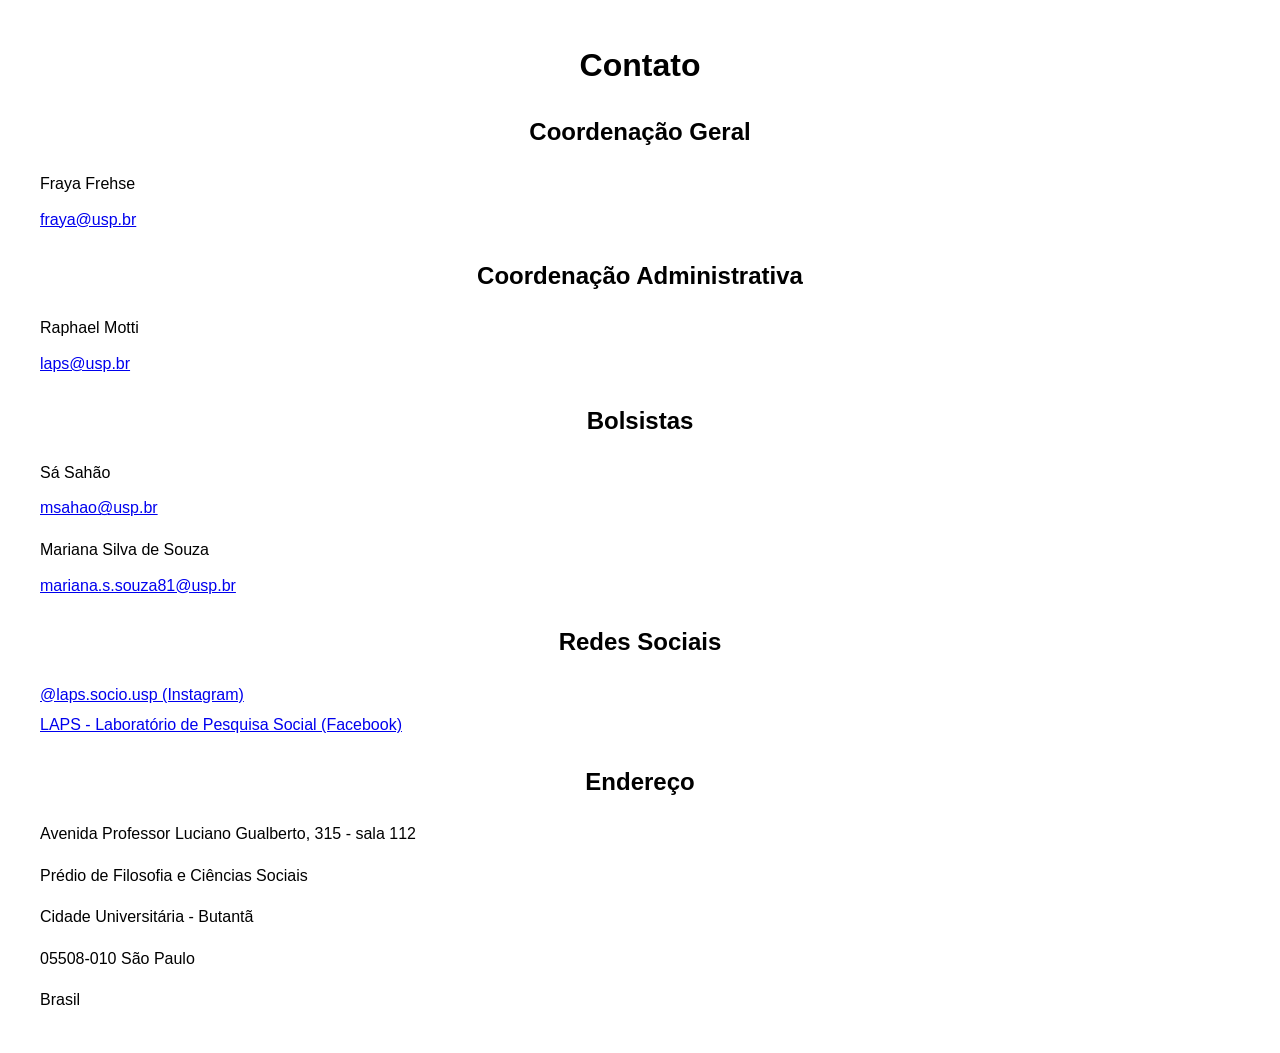
<file: contato.html>
<!DOCTYPE html>
<html lang="pt-BR">
<head>
    <meta charset="UTF-8">
    <meta name="viewport" content="width=device-width, initial-scale=1.0">
    <title>LAPS - Contato</title>
    <style>
        body {
            font-family: Arial, sans-serif;
            line-height: 1.6;
            margin: 40px;
        }
        h1, h2 {
            text-align: center;
        }
        p {
            margin-bottom: 10px;
        }
        .section {
            margin-bottom: 25px;
        }
        a {
            display: block;
            margin-bottom: 5px;
        }
    </style>
</head>
<body>

    <h1>Contato</h1>

    <div class="section">
        <h2>Coordenação Geral</h2>
        <p>Fraya Frehse</p>
        <a href="mailto:fraya@usp.br">fraya@usp.br</a>
    </div>

    <div class="section">
        <h2>Coordenação Administrativa</h2>
        <p>Raphael Motti</p>
        <a href="mailto:laps@usp.br">laps@usp.br</a>
    </div>

    <div class="section">
        <h2>Bolsistas</h2>
        <p>Sá Sahão</p>
        <a href="mailto:msahao@usp.br">msahao@usp.br</a>

        <p>Mariana Silva de Souza</p>
        <a href="mailto:mariana.s.souza81@usp.br">mariana.s.souza81@usp.br</a>
    </div>

    <div class="section">
        <h2>Redes Sociais</h2>
        <a href="https://www.instagram.com/laps.socio.usp/" target="_blank">@laps.socio.usp (Instagram)</a>
        <a href="https://www.facebook.com/profile.php?id=61579106121324" target="_blank">
            LAPS - Laboratório de Pesquisa Social (Facebook)
        </a>
    </div>

    <div class="section">
        <h2>Endereço</h2>
        <p>Avenida Professor Luciano Gualberto, 315 - sala 112</p>
        <p>Prédio de Filosofia e Ciências Sociais</p>
        <p>Cidade Universitária - Butantã</p>
        <p>05508-010 São Paulo</p>
        <p>Brasil</p>
    </div>

</body>
</html>
</file>
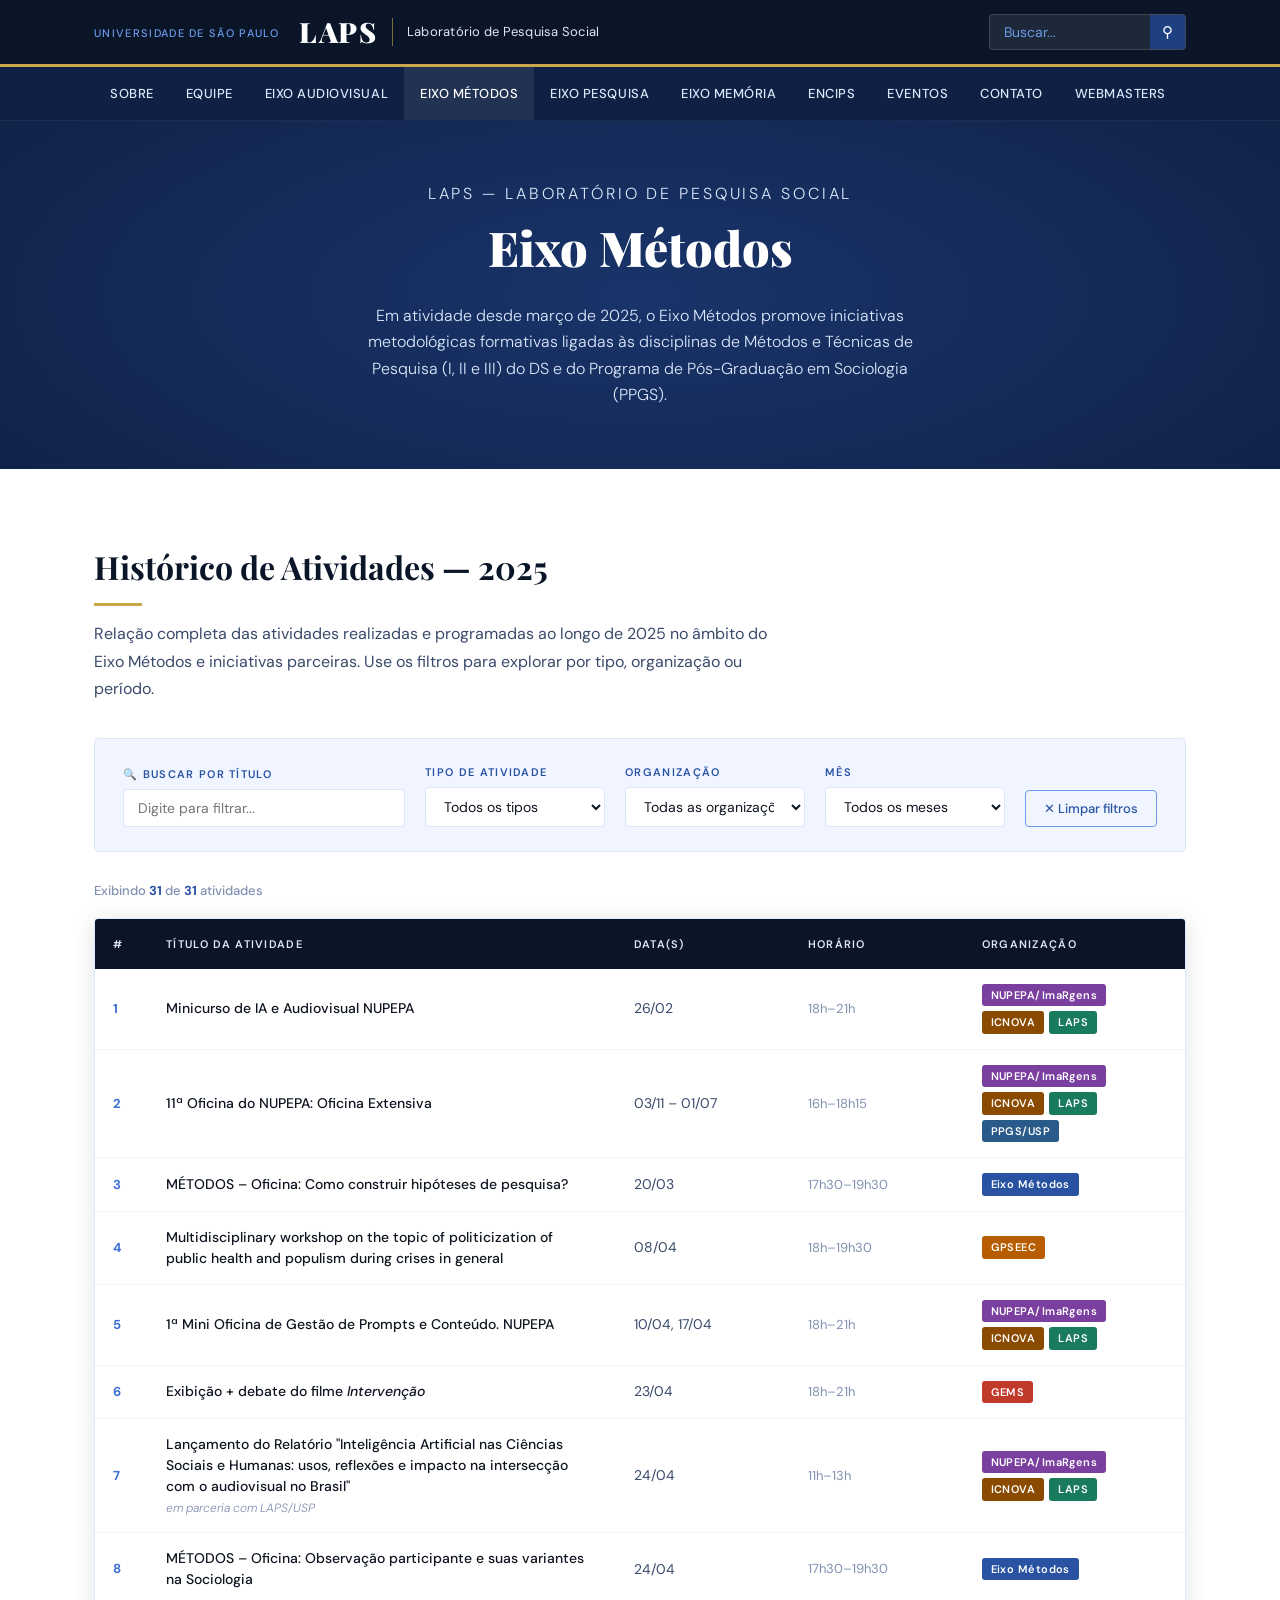
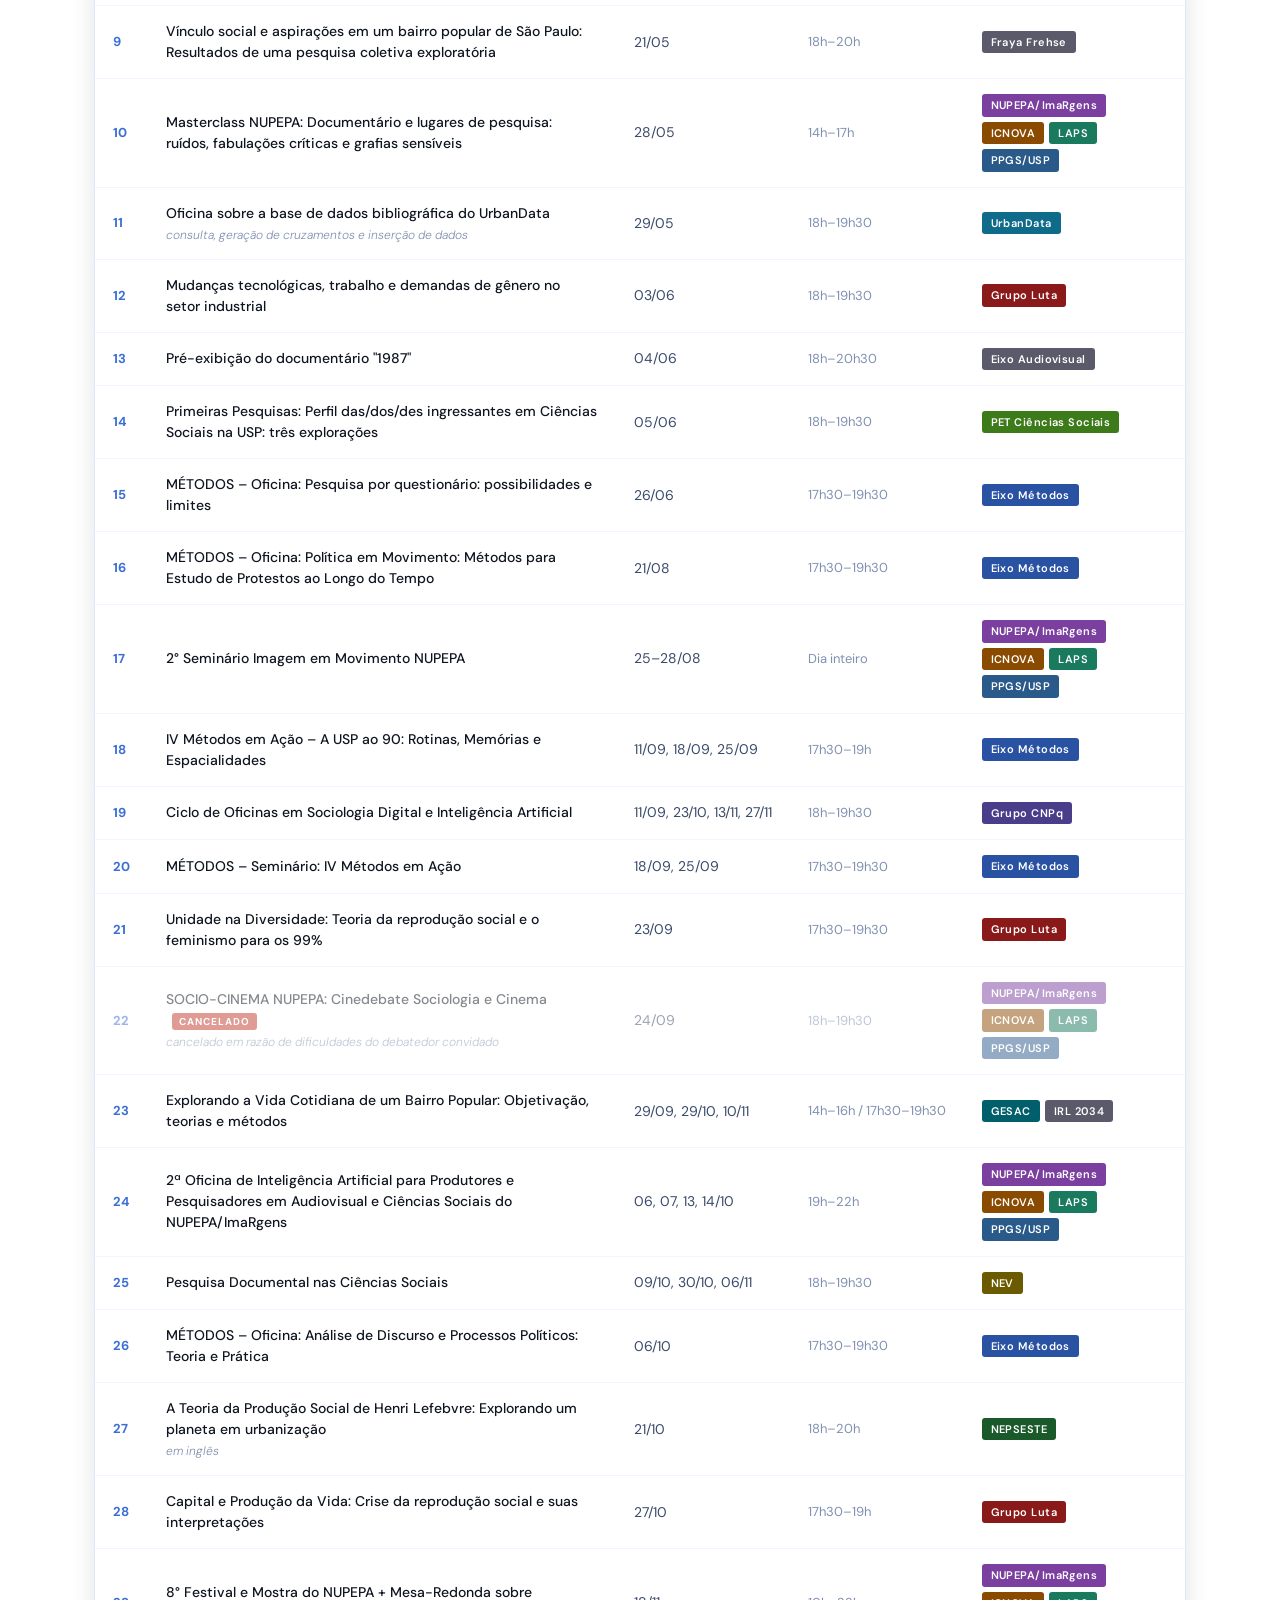
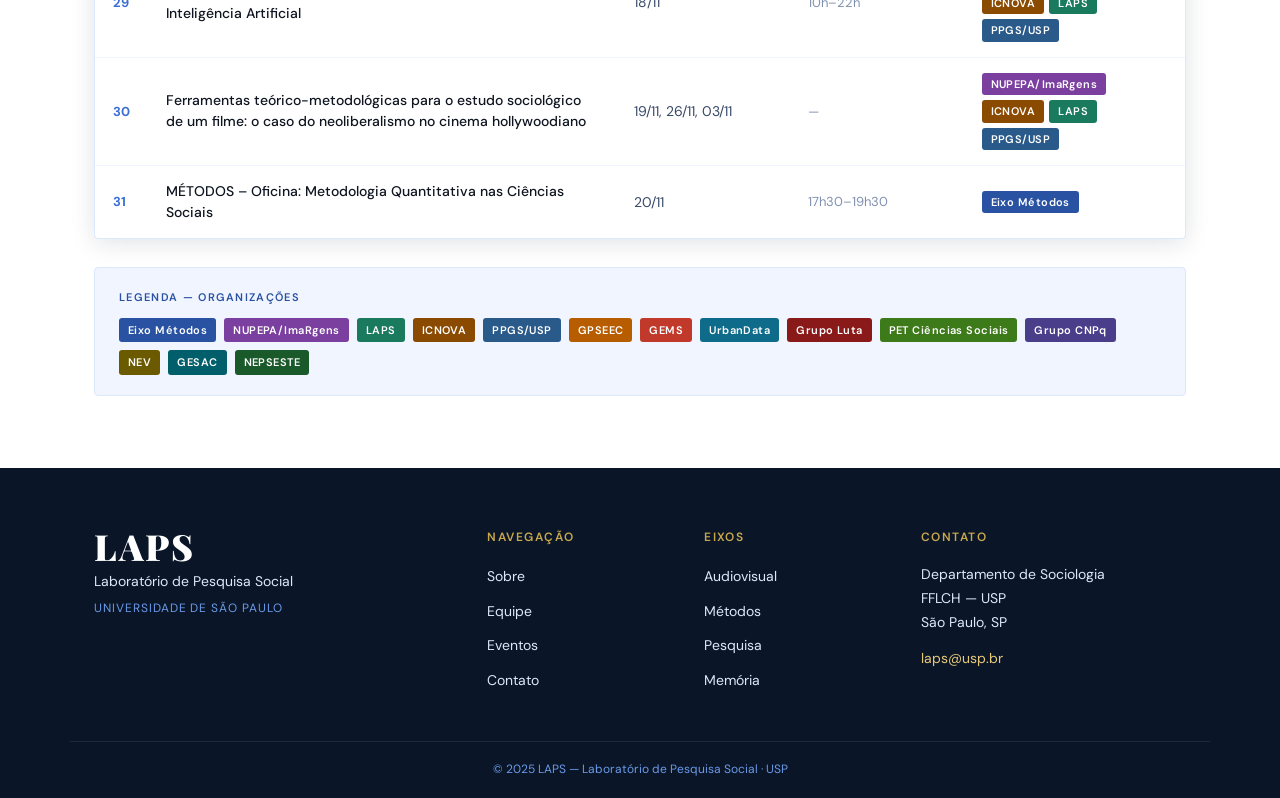
<file: eixo-metodos.html>
<!DOCTYPE html>
<html lang="pt-br">
<head>
  <meta charset="UTF-8" />
  <meta name="viewport" content="width=device-width, initial-scale=1.0" />
  <title>Eixo Métodos | LAPS — USP</title>
  <link rel="preconnect" href="https://fonts.googleapis.com">
  <link rel="preconnect" href="https://fonts.gstatic.com" crossorigin>
  <link href="https://fonts.googleapis.com/css2?family=Playfair+Display:wght@400;700;900&family=DM+Sans:ital,wght@0,300;0,400;0,500;0,600;1,300&display=swap" rel="stylesheet">
  <link rel="stylesheet" href="css/style.css" />
  <style>
    /* ── ORG TAGS ── */
    .org-tags { display: flex; flex-wrap: wrap; gap: 5px; }
    .org-tag {
      display: inline-block; font-size: 11px; font-weight: 600;
      letter-spacing: .04em; padding: 3px 9px; border-radius: 3px;
      white-space: nowrap; color: #fff;
    }
    .tag-metodos   { background: #2952a3; }
    .tag-nupepa    { background: #7b3fa0; }
    .tag-laps      { background: #1a7a5e; }
    .tag-icnova    { background: #8a4a00; }
    .tag-ppgs      { background: #2a5a8a; }
    .tag-gpseec    { background: #b85c00; }
    .tag-gems      { background: #c0392b; }
    .tag-urbandata { background: #0e6b8a; }
    .tag-luta      { background: #8a1a1a; }
    .tag-pet       { background: #3d7a1a; }
    .tag-cnpq      { background: #4a3d8a; }
    .tag-nev       { background: #6b5a00; }
    .tag-gesac     { background: #005f6b; }
    .tag-nepseste  { background: #1a5a2a; }
    .tag-other     { background: #5a5a6a; }

    .badge-cancelado {
      font-size: 10px; font-weight: 700; letter-spacing: .1em;
      background: #c0392b; color: #fff;
      padding: 2px 7px; border-radius: 3px; margin-left: 6px; vertical-align: middle;
    }

    /* ── FILTER BAR ── */
    .filter-bar {
      background: var(--blue-50);
      border: 1px solid var(--blue-100);
      border-radius: var(--radius);
      padding: 24px 28px;
      margin-bottom: 28px;
      display: flex; flex-wrap: wrap; gap: 20px; align-items: flex-end;
    }
    .filter-group { display: flex; flex-direction: column; gap: 6px; flex: 1; min-width: 180px; }
    .filter-group label {
      font-size: 11px; letter-spacing: .12em; text-transform: uppercase;
      font-weight: 600; color: var(--blue-500);
    }
    .filter-group input,
    .filter-group select {
      background: var(--white); border: 1.5px solid var(--blue-100);
      border-radius: var(--radius); padding: 9px 14px;
      font-family: var(--font-body); font-size: 14px; color: var(--text-dark);
      outline: none; transition: border-color var(--transition), box-shadow var(--transition);
    }
    .filter-group input:focus,
    .filter-group select:focus {
      border-color: var(--blue-400);
      box-shadow: 0 0 0 3px rgba(59,111,212,.15);
    }
    .filter-reset {
      background: none; border: 1.5px solid var(--blue-300);
      border-radius: var(--radius); padding: 9px 18px;
      font-family: var(--font-body); font-size: 13px; color: var(--blue-500);
      cursor: pointer; font-weight: 500; align-self: flex-end;
      transition: background var(--transition), color var(--transition);
    }
    .filter-reset:hover { background: var(--blue-500); color: var(--white); border-color: var(--blue-500); }

    /* ── RESULTS ── */
    .results-bar { display: flex; justify-content: space-between; align-items: center; margin-bottom: 16px; }
    .results-count { font-size: 13px; color: var(--text-light); font-weight: 500; }
    .results-count strong { color: var(--blue-500); }

    /* ── TABLE ── */
    .table-wrap {
      background: var(--white); border-radius: var(--radius);
      box-shadow: var(--shadow); overflow: hidden;
      border: 1px solid var(--blue-100);
    }
    table { width: 100%; border-collapse: collapse; font-size: 14px; }
    thead { background: var(--blue-900); }
    thead th {
      padding: 16px 18px; text-align: left; font-size: 11px;
      letter-spacing: .12em; text-transform: uppercase;
      color: var(--blue-100); font-weight: 600; cursor: pointer;
      white-space: nowrap; user-select: none;
      transition: background var(--transition);
    }
    thead th:hover { background: var(--blue-800); }
    thead th.sorted-asc::after  { content: ' ↑'; color: var(--gold); }
    thead th.sorted-desc::after { content: ' ↓'; color: var(--gold); }
    tbody tr { border-bottom: 1px solid var(--blue-50); transition: background var(--transition); }
    tbody tr:last-child { border-bottom: none; }
    tbody tr:hover { background: var(--blue-50); }
    tbody tr.hidden { display: none; }
    td { padding: 15px 18px; vertical-align: middle; color: var(--text-mid); line-height: 1.5; }
    .td-num { font-weight: 700; color: var(--blue-400); font-size: 13px; width: 40px; }
    .td-title { font-weight: 500; color: var(--text-dark); min-width: 280px; }
    .td-title small { font-weight: 300; color: var(--text-light); font-size: 12px; display: block; margin-top: 2px; font-style: italic; }
    .td-date { white-space: nowrap; font-variant-numeric: tabular-nums; }
    .td-time { white-space: nowrap; font-size: 13px; color: var(--text-light); }
    tbody tr.cancelado td { opacity: .5; }

    /* ── EMPTY STATE ── */
    .empty-state { padding: 60px 24px; text-align: center; display: none; }
    .empty-state.visible { display: block; }
    .empty-state strong { font-family: var(--font-display); font-size: 22px; color: var(--blue-400); display: block; margin-bottom: 8px; }
    .empty-state p { color: var(--text-light); }

    /* ── LEGEND ── */
    .legend {
      margin-top: 28px; padding: 20px 24px;
      background: var(--blue-50); border-radius: var(--radius);
      border: 1px solid var(--blue-100);
    }
    .legend h4 { font-size: 11px; letter-spacing: .12em; text-transform: uppercase; font-weight: 600; color: var(--blue-500); margin-bottom: 12px; }
    .legend-grid { display: flex; flex-wrap: wrap; gap: 8px; }

    @media (max-width: 900px) {
      .filter-bar { flex-direction: column; }
      .table-wrap { overflow-x: auto; }
      table { min-width: 700px; }
    }
  </style>
</head>
<body>

  <header id="header">
    <div class="header-inner">
      <div class="header-usp"><span class="usp-label">Universidade de São Paulo</span></div>
      <div class="header-brand">
        <a href="index.html" class="brand-link">
          <span class="brand-sigla">LAPS</span>
          <span class="brand-divider"></span>
          <span class="brand-nome">Laboratório de Pesquisa Social</span>
        </a>
      </div>
      <div class="header-search">
        <input type="search" placeholder="Buscar..." class="search-input" />
        <button class="search-btn" aria-label="Buscar">&#9906;</button>
      </div>
    </div>
  </header>

  <nav id="navbar">
    <div class="nav-inner">
      <button class="nav-toggle" id="navToggle"><span></span><span></span><span></span></button>
      <ul class="nav-list" id="navList">
        <li class="nav-item has-dropdown"><a href="sobre.html" class="nav-link">Sobre</a>
          <ul class="dropdown"><li><a href="sobre.html#missao">Missão</a></li><li><a href="sobre.html#historia">História</a></li></ul>
        </li>
        <li class="nav-item"><a href="equipe.html" class="nav-link">Equipe</a></li>
        <li class="nav-item has-dropdown"><a href="eixo-audiovisual.html" class="nav-link">Eixo Audiovisual</a>
          <ul class="dropdown"><li><a href="eixo-audiovisual.html#projetos">Projetos</a></li></ul>
        </li>
        <li class="nav-item has-dropdown"><a href="eixo-metodos.html" class="nav-link active">Eixo Métodos</a>
          <ul class="dropdown"><li><a href="#atividades">Histórico de Atividades</a></li></ul>
        </li>
        <li class="nav-item has-dropdown"><a href="eixo-pesquisa.html" class="nav-link">Eixo Pesquisa</a>
          <ul class="dropdown"><li><a href="eixo-pesquisa.html#projetos">Projetos</a></li></ul>
        </li>
        <li class="nav-item has-dropdown"><a href="eixo-memoria.html" class="nav-link">Eixo Memória</a>
          <ul class="dropdown"><li><a href="eixo-memoria.html#acervo">Acervo</a></li></ul>
        </li>
        <li class="nav-item"><a href="encips.html" class="nav-link">ENCIPS</a></li>
        <li class="nav-item"><a href="eventos.html" class="nav-link">Eventos</a></li>
        <li class="nav-item"><a href="contato.html" class="nav-link">Contato</a></li>
        <li class="nav-item"><a href="webmasters.html" class="nav-link">Webmasters</a></li>
      </ul>
    </div>
  </nav>

  <div class="page-hero">
    <div class="page-hero-content">
      <p class="page-hero-eyebrow">LAPS — Laboratório de Pesquisa Social</p>
      <h1>Eixo Métodos</h1>
      <p>Em atividade desde março de 2025, o Eixo Métodos promove iniciativas metodológicas formativas ligadas às disciplinas de Métodos e Técnicas de Pesquisa (I, II e III) do DS e do Programa de Pós-Graduação em Sociologia (PPGS).</p>
    </div>
  </div>

  <section class="page-content" id="atividades">
    <div class="container">

      <div style="margin-bottom:36px;">
        <h2 style="font-family:var(--font-display);font-size:clamp(22px,3vw,32px);font-weight:700;color:var(--blue-900);margin-bottom:10px;">Histórico de Atividades — 2025</h2>
        <div style="width:48px;height:3px;background:var(--gold);margin-bottom:14px;"></div>
        <p style="color:var(--text-mid);max-width:680px;line-height:1.7;">Relação completa das atividades realizadas e programadas ao longo de 2025 no âmbito do Eixo Métodos e iniciativas parceiras. Use os filtros para explorar por tipo, organização ou período.</p>
      </div>

      <!-- FILTROS -->
      <div class="filter-bar">
        <div class="filter-group" style="flex:2;min-width:220px;">
          <label for="searchInput">🔍 Buscar por título</label>
          <input type="search" id="searchInput" placeholder="Digite para filtrar...">
        </div>
        <div class="filter-group">
          <label for="filterTipo">Tipo de atividade</label>
          <select id="filterTipo">
            <option value="">Todos os tipos</option>
            <option value="Oficina">Oficina</option>
            <option value="Minicurso">Minicurso</option>
            <option value="Seminário">Seminário</option>
            <option value="Masterclass">Masterclass</option>
            <option value="Ciclo">Ciclo</option>
            <option value="Lançamento">Lançamento</option>
            <option value="Exibição">Exibição / Filme</option>
            <option value="Festival">Festival / Mostra</option>
            <option value="Workshop">Workshop</option>
            <option value="Palestra">Palestra / Apresentação</option>
          </select>
        </div>
        <div class="filter-group">
          <label for="filterOrg">Organização</label>
          <select id="filterOrg">
            <option value="">Todas as organizações</option>
            <option value="eixo métodos">Eixo Métodos</option>
            <option value="nupepa">NUPEPA / ImaRgens</option>
            <option value="laps">LAPS</option>
            <option value="icnova">ICNOVA</option>
            <option value="ppgs">PPGS/USP</option>
            <option value="gpseec">GPSEEC</option>
            <option value="gems">GEMS</option>
            <option value="urbandata">UrbanData</option>
            <option value="grupo luta">Grupo Luta</option>
            <option value="pet">PET Ciências Sociais</option>
            <option value="cnpq">Grupo CNPq</option>
            <option value="nev">NEV</option>
            <option value="gesac">GESAC</option>
            <option value="nepseste">NEPSESTE</option>
          </select>
        </div>
        <div class="filter-group">
          <label for="filterMes">Mês</label>
          <select id="filterMes">
            <option value="">Todos os meses</option>
            <option value="02">Fevereiro</option>
            <option value="03">Março</option>
            <option value="04">Abril</option>
            <option value="05">Maio</option>
            <option value="06">Junho</option>
            <option value="08">Agosto</option>
            <option value="09">Setembro</option>
            <option value="10">Outubro</option>
            <option value="11">Novembro</option>
          </select>
        </div>
        <button class="filter-reset" id="resetBtn">✕ Limpar filtros</button>
      </div>

      <div class="results-bar">
        <p class="results-count">Exibindo <strong id="countVisible">31</strong> de <strong>31</strong> atividades</p>
      </div>

      <div class="table-wrap">
        <table id="atividadesTable">
          <thead>
            <tr>
              <th data-col="0">#</th>
              <th data-col="1">Título da Atividade</th>
              <th data-col="2">Data(s)</th>
              <th data-col="3">Horário</th>
              <th data-col="4">Organização</th>
            </tr>
          </thead>
          <tbody id="tableBody">

            <tr data-month="02" data-org="nupepa icnova laps" data-tipo="Minicurso">
              <td class="td-num">1</td>
              <td class="td-title">Minicurso de IA e Audiovisual NUPEPA</td>
              <td class="td-date">26/02</td>
              <td class="td-time">18h–21h</td>
              <td><div class="org-tags"><span class="org-tag tag-nupepa">NUPEPA/ImaRgens</span><span class="org-tag tag-icnova">ICNOVA</span><span class="org-tag tag-laps">LAPS</span></div></td>
            </tr>

            <tr data-month="03 07" data-org="nupepa icnova laps ppgs" data-tipo="Oficina">
              <td class="td-num">2</td>
              <td class="td-title">11ª Oficina do NUPEPA: Oficina Extensiva</td>
              <td class="td-date">03/11 – 01/07</td>
              <td class="td-time">16h–18h15</td>
              <td><div class="org-tags"><span class="org-tag tag-nupepa">NUPEPA/ImaRgens</span><span class="org-tag tag-icnova">ICNOVA</span><span class="org-tag tag-laps">LAPS</span><span class="org-tag tag-ppgs">PPGS/USP</span></div></td>
            </tr>

            <tr data-month="03" data-org="eixo métodos" data-tipo="Oficina">
              <td class="td-num">3</td>
              <td class="td-title">MÉTODOS – Oficina: Como construir hipóteses de pesquisa?</td>
              <td class="td-date">20/03</td>
              <td class="td-time">17h30–19h30</td>
              <td><div class="org-tags"><span class="org-tag tag-metodos">Eixo Métodos</span></div></td>
            </tr>

            <tr data-month="04" data-org="gpseec" data-tipo="Workshop">
              <td class="td-num">4</td>
              <td class="td-title">Multidisciplinary workshop on the topic of politicization of public health and populism during crises in general</td>
              <td class="td-date">08/04</td>
              <td class="td-time">18h–19h30</td>
              <td><div class="org-tags"><span class="org-tag tag-gpseec">GPSEEC</span></div></td>
            </tr>

            <tr data-month="04" data-org="nupepa icnova laps" data-tipo="Oficina">
              <td class="td-num">5</td>
              <td class="td-title">1ª Mini Oficina de Gestão de Prompts e Conteúdo. NUPEPA</td>
              <td class="td-date">10/04, 17/04</td>
              <td class="td-time">18h–21h</td>
              <td><div class="org-tags"><span class="org-tag tag-nupepa">NUPEPA/ImaRgens</span><span class="org-tag tag-icnova">ICNOVA</span><span class="org-tag tag-laps">LAPS</span></div></td>
            </tr>

            <tr data-month="04" data-org="gems" data-tipo="Exibição">
              <td class="td-num">6</td>
              <td class="td-title">Exibição + debate do filme <em>Intervenção</em></td>
              <td class="td-date">23/04</td>
              <td class="td-time">18h–21h</td>
              <td><div class="org-tags"><span class="org-tag tag-gems">GEMS</span></div></td>
            </tr>

            <tr data-month="04" data-org="nupepa icnova laps" data-tipo="Lançamento">
              <td class="td-num">7</td>
              <td class="td-title">Lançamento do Relatório "Inteligência Artificial nas Ciências Sociais e Humanas: usos, reflexões e impacto na intersecção com o audiovisual no Brasil"
                <small>em parceria com LAPS/USP</small></td>
              <td class="td-date">24/04</td>
              <td class="td-time">11h–13h</td>
              <td><div class="org-tags"><span class="org-tag tag-nupepa">NUPEPA/ImaRgens</span><span class="org-tag tag-icnova">ICNOVA</span><span class="org-tag tag-laps">LAPS</span></div></td>
            </tr>

            <tr data-month="04" data-org="eixo métodos" data-tipo="Oficina">
              <td class="td-num">8</td>
              <td class="td-title">MÉTODOS – Oficina: Observação participante e suas variantes na Sociologia</td>
              <td class="td-date">24/04</td>
              <td class="td-time">17h30–19h30</td>
              <td><div class="org-tags"><span class="org-tag tag-metodos">Eixo Métodos</span></div></td>
            </tr>

            <tr data-month="05" data-org="fraya frehse" data-tipo="Palestra">
              <td class="td-num">9</td>
              <td class="td-title">Vínculo social e aspirações em um bairro popular de São Paulo: Resultados de uma pesquisa coletiva exploratória</td>
              <td class="td-date">21/05</td>
              <td class="td-time">18h–20h</td>
              <td><div class="org-tags"><span class="org-tag tag-other">Fraya Frehse</span></div></td>
            </tr>

            <tr data-month="05" data-org="nupepa icnova laps ppgs" data-tipo="Masterclass">
              <td class="td-num">10</td>
              <td class="td-title">Masterclass NUPEPA: Documentário e lugares de pesquisa: ruídos, fabulações críticas e grafias sensíveis</td>
              <td class="td-date">28/05</td>
              <td class="td-time">14h–17h</td>
              <td><div class="org-tags"><span class="org-tag tag-nupepa">NUPEPA/ImaRgens</span><span class="org-tag tag-icnova">ICNOVA</span><span class="org-tag tag-laps">LAPS</span><span class="org-tag tag-ppgs">PPGS/USP</span></div></td>
            </tr>

            <tr data-month="05" data-org="urbandata" data-tipo="Oficina">
              <td class="td-num">11</td>
              <td class="td-title">Oficina sobre a base de dados bibliográfica do UrbanData
                <small>consulta, geração de cruzamentos e inserção de dados</small></td>
              <td class="td-date">29/05</td>
              <td class="td-time">18h–19h30</td>
              <td><div class="org-tags"><span class="org-tag tag-urbandata">UrbanData</span></div></td>
            </tr>

            <tr data-month="06" data-org="grupo luta" data-tipo="Palestra">
              <td class="td-num">12</td>
              <td class="td-title">Mudanças tecnológicas, trabalho e demandas de gênero no setor industrial</td>
              <td class="td-date">03/06</td>
              <td class="td-time">18h–19h30</td>
              <td><div class="org-tags"><span class="org-tag tag-luta">Grupo Luta</span></div></td>
            </tr>

            <tr data-month="06" data-org="eixo audiovisual" data-tipo="Exibição">
              <td class="td-num">13</td>
              <td class="td-title">Pré-exibição do documentário "1987"</td>
              <td class="td-date">04/06</td>
              <td class="td-time">18h–20h30</td>
              <td><div class="org-tags"><span class="org-tag tag-other">Eixo Audiovisual</span></div></td>
            </tr>

            <tr data-month="06" data-org="pet" data-tipo="Palestra">
              <td class="td-num">14</td>
              <td class="td-title">Primeiras Pesquisas: Perfil das/dos/des ingressantes em Ciências Sociais na USP: três explorações</td>
              <td class="td-date">05/06</td>
              <td class="td-time">18h–19h30</td>
              <td><div class="org-tags"><span class="org-tag tag-pet">PET Ciências Sociais</span></div></td>
            </tr>

            <tr data-month="06" data-org="eixo métodos" data-tipo="Oficina">
              <td class="td-num">15</td>
              <td class="td-title">MÉTODOS – Oficina: Pesquisa por questionário: possibilidades e limites</td>
              <td class="td-date">26/06</td>
              <td class="td-time">17h30–19h30</td>
              <td><div class="org-tags"><span class="org-tag tag-metodos">Eixo Métodos</span></div></td>
            </tr>

            <tr data-month="08" data-org="eixo métodos" data-tipo="Oficina">
              <td class="td-num">16</td>
              <td class="td-title">MÉTODOS – Oficina: Política em Movimento: Métodos para Estudo de Protestos ao Longo do Tempo</td>
              <td class="td-date">21/08</td>
              <td class="td-time">17h30–19h30</td>
              <td><div class="org-tags"><span class="org-tag tag-metodos">Eixo Métodos</span></div></td>
            </tr>

            <tr data-month="08" data-org="nupepa icnova laps ppgs" data-tipo="Seminário">
              <td class="td-num">17</td>
              <td class="td-title">2° Seminário Imagem em Movimento NUPEPA</td>
              <td class="td-date">25–28/08</td>
              <td class="td-time">Dia inteiro</td>
              <td><div class="org-tags"><span class="org-tag tag-nupepa">NUPEPA/ImaRgens</span><span class="org-tag tag-icnova">ICNOVA</span><span class="org-tag tag-laps">LAPS</span><span class="org-tag tag-ppgs">PPGS/USP</span></div></td>
            </tr>

            <tr data-month="09" data-org="eixo métodos" data-tipo="Ciclo">
              <td class="td-num">18</td>
              <td class="td-title">IV Métodos em Ação – A USP ao 90: Rotinas, Memórias e Espacialidades</td>
              <td class="td-date">11/09, 18/09, 25/09</td>
              <td class="td-time">17h30–19h</td>
              <td><div class="org-tags"><span class="org-tag tag-metodos">Eixo Métodos</span></div></td>
            </tr>

            <tr data-month="09 10 11" data-org="cnpq" data-tipo="Ciclo">
              <td class="td-num">19</td>
              <td class="td-title">Ciclo de Oficinas em Sociologia Digital e Inteligência Artificial</td>
              <td class="td-date">11/09, 23/10, 13/11, 27/11</td>
              <td class="td-time">18h–19h30</td>
              <td><div class="org-tags"><span class="org-tag tag-cnpq">Grupo CNPq</span></div></td>
            </tr>

            <tr data-month="09" data-org="eixo métodos" data-tipo="Seminário">
              <td class="td-num">20</td>
              <td class="td-title">MÉTODOS – Seminário: IV Métodos em Ação</td>
              <td class="td-date">18/09, 25/09</td>
              <td class="td-time">17h30–19h30</td>
              <td><div class="org-tags"><span class="org-tag tag-metodos">Eixo Métodos</span></div></td>
            </tr>

            <tr data-month="09" data-org="grupo luta" data-tipo="Palestra">
              <td class="td-num">21</td>
              <td class="td-title">Unidade na Diversidade: Teoria da reprodução social e o feminismo para os 99%</td>
              <td class="td-date">23/09</td>
              <td class="td-time">17h30–19h30</td>
              <td><div class="org-tags"><span class="org-tag tag-luta">Grupo Luta</span></div></td>
            </tr>

            <tr data-month="09" data-org="nupepa icnova laps ppgs" data-tipo="Exibição" class="cancelado">
              <td class="td-num">22</td>
              <td class="td-title">SOCIO-CINEMA NUPEPA: Cinedebate Sociologia e Cinema <span class="badge-cancelado">CANCELADO</span>
                <small>cancelado em razão de dificuldades do debatedor convidado</small></td>
              <td class="td-date">24/09</td>
              <td class="td-time">18h–19h30</td>
              <td><div class="org-tags"><span class="org-tag tag-nupepa">NUPEPA/ImaRgens</span><span class="org-tag tag-icnova">ICNOVA</span><span class="org-tag tag-laps">LAPS</span><span class="org-tag tag-ppgs">PPGS/USP</span></div></td>
            </tr>

            <tr data-month="09 10 11" data-org="gesac" data-tipo="Ciclo">
              <td class="td-num">23</td>
              <td class="td-title">Explorando a Vida Cotidiana de um Bairro Popular: Objetivação, teorias e métodos</td>
              <td class="td-date">29/09, 29/10, 10/11</td>
              <td class="td-time">14h–16h / 17h30–19h30</td>
              <td><div class="org-tags"><span class="org-tag tag-gesac">GESAC</span><span class="org-tag tag-other">IRL 2034</span></div></td>
            </tr>

            <tr data-month="10" data-org="nupepa icnova laps ppgs" data-tipo="Oficina">
              <td class="td-num">24</td>
              <td class="td-title">2ª Oficina de Inteligência Artificial para Produtores e Pesquisadores em Audiovisual e Ciências Sociais do NUPEPA/ImaRgens</td>
              <td class="td-date">06, 07, 13, 14/10</td>
              <td class="td-time">19h–22h</td>
              <td><div class="org-tags"><span class="org-tag tag-nupepa">NUPEPA/ImaRgens</span><span class="org-tag tag-icnova">ICNOVA</span><span class="org-tag tag-laps">LAPS</span><span class="org-tag tag-ppgs">PPGS/USP</span></div></td>
            </tr>

            <tr data-month="10 11" data-org="nev" data-tipo="Ciclo">
              <td class="td-num">25</td>
              <td class="td-title">Pesquisa Documental nas Ciências Sociais</td>
              <td class="td-date">09/10, 30/10, 06/11</td>
              <td class="td-time">18h–19h30</td>
              <td><div class="org-tags"><span class="org-tag tag-nev">NEV</span></div></td>
            </tr>

            <tr data-month="10" data-org="eixo métodos" data-tipo="Oficina">
              <td class="td-num">26</td>
              <td class="td-title">MÉTODOS – Oficina: Análise de Discurso e Processos Políticos: Teoria e Prática</td>
              <td class="td-date">06/10</td>
              <td class="td-time">17h30–19h30</td>
              <td><div class="org-tags"><span class="org-tag tag-metodos">Eixo Métodos</span></div></td>
            </tr>

            <tr data-month="10" data-org="nepseste" data-tipo="Palestra">
              <td class="td-num">27</td>
              <td class="td-title">A Teoria da Produção Social de Henri Lefebvre: Explorando um planeta em urbanização
                <small>em inglês</small></td>
              <td class="td-date">21/10</td>
              <td class="td-time">18h–20h</td>
              <td><div class="org-tags"><span class="org-tag tag-nepseste">NEPSESTE</span></div></td>
            </tr>

            <tr data-month="10" data-org="grupo luta" data-tipo="Palestra">
              <td class="td-num">28</td>
              <td class="td-title">Capital e Produção da Vida: Crise da reprodução social e suas interpretações</td>
              <td class="td-date">27/10</td>
              <td class="td-time">17h30–19h</td>
              <td><div class="org-tags"><span class="org-tag tag-luta">Grupo Luta</span></div></td>
            </tr>

            <tr data-month="11" data-org="nupepa icnova laps ppgs" data-tipo="Festival">
              <td class="td-num">29</td>
              <td class="td-title">8° Festival e Mostra do NUPEPA + Mesa-Redonda sobre Inteligência Artificial</td>
              <td class="td-date">18/11</td>
              <td class="td-time">10h–22h</td>
              <td><div class="org-tags"><span class="org-tag tag-nupepa">NUPEPA/ImaRgens</span><span class="org-tag tag-icnova">ICNOVA</span><span class="org-tag tag-laps">LAPS</span><span class="org-tag tag-ppgs">PPGS/USP</span></div></td>
            </tr>

            <tr data-month="11" data-org="nupepa icnova laps ppgs" data-tipo="Ciclo">
              <td class="td-num">30</td>
              <td class="td-title">Ferramentas teórico-metodológicas para o estudo sociológico de um filme: o caso do neoliberalismo no cinema hollywoodiano</td>
              <td class="td-date">19/11, 26/11, 03/11</td>
              <td class="td-time">—</td>
              <td><div class="org-tags"><span class="org-tag tag-nupepa">NUPEPA/ImaRgens</span><span class="org-tag tag-icnova">ICNOVA</span><span class="org-tag tag-laps">LAPS</span><span class="org-tag tag-ppgs">PPGS/USP</span></div></td>
            </tr>

            <tr data-month="11" data-org="eixo métodos" data-tipo="Oficina">
              <td class="td-num">31</td>
              <td class="td-title">MÉTODOS – Oficina: Metodologia Quantitativa nas Ciências Sociais</td>
              <td class="td-date">20/11</td>
              <td class="td-time">17h30–19h30</td>
              <td><div class="org-tags"><span class="org-tag tag-metodos">Eixo Métodos</span></div></td>
            </tr>

          </tbody>
        </table>
        <div class="empty-state" id="emptyState">
          <strong>Nenhuma atividade encontrada</strong>
          <p>Tente ajustar os filtros para ver mais resultados.</p>
        </div>
      </div>

      <!-- LEGENDA -->
      <div class="legend">
        <h4>Legenda — Organizações</h4>
        <div class="legend-grid">
          <span class="org-tag tag-metodos">Eixo Métodos</span>
          <span class="org-tag tag-nupepa">NUPEPA/ImaRgens</span>
          <span class="org-tag tag-laps">LAPS</span>
          <span class="org-tag tag-icnova">ICNOVA</span>
          <span class="org-tag tag-ppgs">PPGS/USP</span>
          <span class="org-tag tag-gpseec">GPSEEC</span>
          <span class="org-tag tag-gems">GEMS</span>
          <span class="org-tag tag-urbandata">UrbanData</span>
          <span class="org-tag tag-luta">Grupo Luta</span>
          <span class="org-tag tag-pet">PET Ciências Sociais</span>
          <span class="org-tag tag-cnpq">Grupo CNPq</span>
          <span class="org-tag tag-nev">NEV</span>
          <span class="org-tag tag-gesac">GESAC</span>
          <span class="org-tag tag-nepseste">NEPSESTE</span>
        </div>
      </div>

    </div>
  </section>

  <footer id="footer">
    <div class="footer-inner">
      <div class="footer-brand">
        <span class="brand-sigla">LAPS</span>
        <span class="footer-nome">Laboratório de Pesquisa Social</span>
        <span class="footer-usp">Universidade de São Paulo</span>
      </div>
      <div class="footer-links">
        <h4>Navegação</h4>
        <ul>
          <li><a href="sobre.html">Sobre</a></li>
          <li><a href="equipe.html">Equipe</a></li>
          <li><a href="eventos.html">Eventos</a></li>
          <li><a href="contato.html">Contato</a></li>
        </ul>
      </div>
      <div class="footer-links">
        <h4>Eixos</h4>
        <ul>
          <li><a href="eixo-audiovisual.html">Audiovisual</a></li>
          <li><a href="eixo-metodos.html">Métodos</a></li>
          <li><a href="eixo-pesquisa.html">Pesquisa</a></li>
          <li><a href="eixo-memoria.html">Memória</a></li>
        </ul>
      </div>
      <div class="footer-contact">
        <h4>Contato</h4>
        <p>Departamento de Sociologia<br/>FFLCH — USP<br/>São Paulo, SP</p>
        <a href="contato.html">laps@usp.br</a>
      </div>
    </div>
    <div class="footer-bottom">
      <p>© 2025 LAPS — Laboratório de Pesquisa Social · USP</p>
    </div>
  </footer>

  <script src="js/main.js"></script>
  <script>
    const searchInput  = document.getElementById('searchInput');
    const filterTipo   = document.getElementById('filterTipo');
    const filterOrg    = document.getElementById('filterOrg');
    const filterMes    = document.getElementById('filterMes');
    const resetBtn     = document.getElementById('resetBtn');
    const tableBody    = document.getElementById('tableBody');
    const countVisible = document.getElementById('countVisible');
    const emptyState   = document.getElementById('emptyState');
    const rows         = Array.from(tableBody.querySelectorAll('tr'));

    function applyFilters() {
      const search = searchInput.value.toLowerCase().trim();
      const tipo   = filterTipo.value.toLowerCase();
      const org    = filterOrg.value.toLowerCase();
      const mes    = filterMes.value;
      let visible  = 0;

      rows.forEach(row => {
        const title   = row.querySelector('.td-title').textContent.toLowerCase();
        const rowOrg  = (row.dataset.org  || '').toLowerCase();
        const rowTipo = (row.dataset.tipo || '').toLowerCase();
        const rowMes  = (row.dataset.month || '').split(' ');

        const matchSearch = !search || title.includes(search);
        const matchTipo   = !tipo   || rowTipo === tipo.toLowerCase();
        const matchOrg    = !org    || rowOrg.includes(org);
        const matchMes    = !mes    || rowMes.includes(mes);

        if (matchSearch && matchTipo && matchOrg && matchMes) {
          row.classList.remove('hidden'); visible++;
        } else {
          row.classList.add('hidden');
        }
      });

      countVisible.textContent = visible;
      emptyState.classList.toggle('visible', visible === 0);
    }

    searchInput.addEventListener('input',  applyFilters);
    filterTipo.addEventListener('change',  applyFilters);
    filterOrg.addEventListener('change',   applyFilters);
    filterMes.addEventListener('change',   applyFilters);

    resetBtn.addEventListener('click', () => {
      searchInput.value = filterTipo.value = filterOrg.value = filterMes.value = '';
      applyFilters();
    });

    // Sort by column
    let sortCol = -1, sortAsc = true;
    document.querySelectorAll('thead th[data-col]').forEach(th => {
      th.addEventListener('click', () => {
        const col = parseInt(th.dataset.col);
        if (sortCol === col) { sortAsc = !sortAsc; }
        else { sortCol = col; sortAsc = true; }
        document.querySelectorAll('thead th').forEach(h => h.classList.remove('sorted-asc','sorted-desc'));
        th.classList.add(sortAsc ? 'sorted-asc' : 'sorted-desc');
        [...rows].sort((a, b) => {
          const aT = a.querySelectorAll('td')[col]?.textContent.trim() || '';
          const bT = b.querySelectorAll('td')[col]?.textContent.trim() || '';
          return sortAsc ? aT.localeCompare(bT,'pt') : bT.localeCompare(aT,'pt');
        }).forEach(r => tableBody.appendChild(r));
      });
    });
  </script>
</body>
</html>
</file>
<file: css/style.css>
/* ================================================
   LAPS — Laboratório de Pesquisa Social
   Stylesheet · USP · Azul
   ================================================ */

:root {
  --blue-900: #0a1628;
  --blue-800: #0f2044;
  --blue-700: #163060;
  --blue-600: #1e4080;
  --blue-500: #2952a3;
  --blue-400: #3b6fd4;
  --blue-300: #6b9ae8;
  --blue-100: #dce8fb;
  --blue-50:  #f0f5ff;

  --gold:     #c9a84c;
  --gold-light: #e8c97a;

  --text-dark: #0e1520;
  --text-mid:  #3a4a6a;
  --text-light: #8090b0;
  --white:     #ffffff;

  --font-display: 'Playfair Display', Georgia, serif;
  --font-body:    'DM Sans', sans-serif;

  --radius: 4px;
  --shadow: 0 4px 24px rgba(10,22,40,0.12);
  --shadow-lg: 0 12px 48px rgba(10,22,40,0.18);

  --transition: 0.25s ease;
}

*, *::before, *::after { box-sizing: border-box; margin: 0; padding: 0; }

html { scroll-behavior: smooth; }

body {
  font-family: var(--font-body);
  font-size: 16px;
  color: var(--text-dark);
  background: var(--white);
  line-height: 1.65;
}

a { color: inherit; text-decoration: none; }
img { max-width: 100%; display: block; }
ul { list-style: none; }

.container {
  max-width: 1140px;
  margin: 0 auto;
  padding: 0 24px;
}

/* ================================================
   HEADER
   ================================================ */
#header {
  background: var(--blue-900);
  border-bottom: 3px solid var(--gold);
  position: sticky;
  top: 0;
  z-index: 1000;
}

.header-inner {
  max-width: 1140px;
  margin: 0 auto;
  padding: 14px 24px;
  display: flex;
  align-items: center;
  gap: 20px;
}

.header-usp {
  flex-shrink: 0;
}

.usp-label {
  font-size: 11px;
  letter-spacing: 0.12em;
  text-transform: uppercase;
  color: var(--blue-300);
  font-weight: 500;
}

.header-brand {
  flex: 1;
  display: flex;
  align-items: center;
  gap: 14px;
}

.brand-link {
  display: flex;
  align-items: center;
  gap: 14px;
  transition: opacity var(--transition);
}
.brand-link:hover { opacity: 0.85; }

.brand-sigla {
  font-family: var(--font-display);
  font-size: 28px;
  font-weight: 900;
  color: var(--white);
  letter-spacing: 0.06em;
  line-height: 1;
}

.brand-divider {
  width: 1px;
  height: 28px;
  background: var(--gold);
  opacity: 0.6;
  flex-shrink: 0;
}

.brand-nome {
  font-size: 13px;
  color: var(--blue-100);
  font-weight: 400;
  letter-spacing: 0.02em;
  line-height: 1.3;
  max-width: 200px;
}

.header-search {
  display: flex;
  align-items: center;
  gap: 0;
  background: rgba(255,255,255,0.08);
  border: 1px solid rgba(255,255,255,0.15);
  border-radius: var(--radius);
  overflow: hidden;
}

.search-input {
  background: transparent;
  border: none;
  padding: 8px 14px;
  color: var(--white);
  font-family: var(--font-body);
  font-size: 14px;
  width: 160px;
  outline: none;
}
.search-input::placeholder { color: var(--blue-300); }

.search-btn {
  background: var(--blue-600);
  border: none;
  color: var(--white);
  padding: 8px 12px;
  cursor: pointer;
  font-size: 15px;
  transition: background var(--transition);
}
.search-btn:hover { background: var(--blue-500); }

/* ================================================
   NAVBAR
   ================================================ */
#navbar {
  background: var(--blue-800);
  position: sticky;
  top: 67px;
  z-index: 999;
  border-bottom: 1px solid rgba(255,255,255,0.06);
}

.nav-inner {
  max-width: 1140px;
  margin: 0 auto;
  padding: 0 24px;
  display: flex;
  align-items: center;
}

.nav-toggle {
  display: none;
  flex-direction: column;
  gap: 5px;
  background: none;
  border: none;
  cursor: pointer;
  padding: 10px 0;
}
.nav-toggle span {
  display: block;
  width: 24px;
  height: 2px;
  background: var(--white);
  transition: var(--transition);
}

.nav-list {
  display: flex;
  align-items: stretch;
  flex-wrap: wrap;
  gap: 0;
}

.nav-item {
  position: relative;
}

.nav-link {
  display: block;
  padding: 16px 16px;
  font-size: 13px;
  font-weight: 500;
  letter-spacing: 0.04em;
  text-transform: uppercase;
  color: var(--blue-100);
  transition: color var(--transition), background var(--transition);
  white-space: nowrap;
}

.nav-item:hover > .nav-link,
.nav-link.active {
  color: var(--white);
  background: rgba(255,255,255,0.08);
}

/* Dropdown */
.dropdown {
  display: none;
  position: absolute;
  top: 100%;
  left: 0;
  min-width: 220px;
  background: var(--blue-900);
  border-top: 3px solid var(--gold);
  border-radius: 0 0 var(--radius) var(--radius);
  box-shadow: var(--shadow-lg);
  z-index: 2000;
  animation: dropIn 0.18s ease;
}

@keyframes dropIn {
  from { opacity: 0; transform: translateY(-6px); }
  to   { opacity: 1; transform: translateY(0); }
}

.nav-item:hover .dropdown { display: block; }

.dropdown li a {
  display: block;
  padding: 11px 18px;
  font-size: 13px;
  color: var(--blue-100);
  border-bottom: 1px solid rgba(255,255,255,0.05);
  transition: color var(--transition), padding-left var(--transition), background var(--transition);
}
.dropdown li:last-child a { border-bottom: none; }
.dropdown li a:hover {
  color: var(--gold-light);
  background: rgba(255,255,255,0.05);
  padding-left: 24px;
}

/* ================================================
   HERO
   ================================================ */
.hero {
  background: var(--blue-900);
  min-height: 520px;
  display: flex;
  align-items: center;
  position: relative;
  overflow: hidden;
  padding: 80px 24px;
}

.hero-bg {
  position: absolute;
  inset: 0;
  background:
    radial-gradient(ellipse 60% 80% at 80% 50%, rgba(41,82,163,0.35) 0%, transparent 70%),
    radial-gradient(ellipse 40% 60% at 20% 80%, rgba(201,168,76,0.08) 0%, transparent 60%);
}

.hero-content {
  position: relative;
  z-index: 2;
  max-width: 640px;
  margin: 0 auto 0 10%;
  animation: heroIn 0.8s ease both;
}

@keyframes heroIn {
  from { opacity: 0; transform: translateY(24px); }
  to   { opacity: 1; transform: translateY(0); }
}

.hero-eyebrow {
  font-size: 12px;
  letter-spacing: 0.18em;
  text-transform: uppercase;
  color: var(--gold);
  font-weight: 500;
  margin-bottom: 20px;
}

.hero-title {
  font-family: var(--font-display);
  font-size: clamp(36px, 5vw, 64px);
  font-weight: 900;
  color: var(--white);
  line-height: 1.1;
  margin-bottom: 24px;
}

.hero-title em {
  font-style: italic;
  color: var(--gold-light);
}

.hero-desc {
  font-size: 17px;
  color: var(--blue-100);
  line-height: 1.7;
  margin-bottom: 36px;
  max-width: 520px;
  font-weight: 300;
}

.hero-cta {
  display: inline-block;
  background: var(--gold);
  color: var(--blue-900);
  font-weight: 700;
  font-size: 14px;
  letter-spacing: 0.08em;
  text-transform: uppercase;
  padding: 14px 32px;
  border-radius: var(--radius);
  transition: background var(--transition), transform var(--transition);
}
.hero-cta:hover {
  background: var(--gold-light);
  transform: translateY(-2px);
}

.hero-decoration {
  position: absolute;
  right: 5%;
  top: 50%;
  transform: translateY(-50%);
  width: 300px;
  height: 300px;
  pointer-events: none;
  z-index: 1;
}

.deco-circle {
  position: absolute;
  border-radius: 50%;
  border: 1px solid rgba(255,255,255,0.1);
}
.c1 {
  width: 280px; height: 280px;
  top: 0; left: 0;
  animation: rotateSlow 30s linear infinite;
  border-style: dashed;
}
.c2 {
  width: 180px; height: 180px;
  top: 50px; left: 50px;
  background: rgba(41,82,163,0.2);
  border-color: rgba(201,168,76,0.25);
}

@keyframes rotateSlow {
  from { transform: rotate(0deg); }
  to   { transform: rotate(360deg); }
}

.deco-line {
  position: absolute;
  width: 2px;
  height: 120px;
  background: linear-gradient(to bottom, transparent, var(--gold), transparent);
  top: 80px; left: 139px;
  opacity: 0.4;
}

/* ================================================
   SECTIONS
   ================================================ */
.section {
  padding: 80px 0;
}

.section-title {
  font-family: var(--font-display);
  font-size: clamp(26px, 3vw, 38px);
  font-weight: 700;
  color: var(--blue-900);
  margin-bottom: 12px;
  position: relative;
}

.section-title::after {
  content: '';
  display: block;
  width: 48px;
  height: 3px;
  background: var(--gold);
  margin-top: 12px;
}

.section-sub {
  color: var(--text-mid);
  font-size: 16px;
  margin-bottom: 48px;
  max-width: 560px;
}

/* ================================================
   EIXOS GRID
   ================================================ */
.eixos-section {
  background: var(--blue-50);
}

.eixos-grid {
  display: grid;
  grid-template-columns: repeat(4, 1fr);
  gap: 24px;
}

.eixo-card {
  background: var(--white);
  border-radius: var(--radius);
  padding: 32px 24px;
  border-top: 4px solid var(--blue-500);
  box-shadow: var(--shadow);
  transition: transform var(--transition), box-shadow var(--transition), border-color var(--transition);
  display: block;
}

.eixo-card:hover {
  transform: translateY(-6px);
  box-shadow: var(--shadow-lg);
  border-top-color: var(--gold);
}

.eixo-icon {
  font-size: 22px;
  color: var(--blue-500);
  margin-bottom: 16px;
  transition: color var(--transition);
}
.eixo-card:hover .eixo-icon { color: var(--gold); }

.eixo-card h3 {
  font-family: var(--font-display);
  font-size: 17px;
  font-weight: 700;
  color: var(--blue-900);
  margin-bottom: 10px;
}

.eixo-card p {
  font-size: 14px;
  color: var(--text-mid);
  line-height: 1.6;
}

/* ================================================
   DESTAQUES
   ================================================ */
.destaques-section {
  background: var(--white);
}

.destaques-grid {
  display: grid;
  grid-template-columns: 1.6fr 1fr 1fr;
  gap: 24px;
}

.destaque-card {
  background: var(--blue-50);
  border-radius: var(--radius);
  padding: 32px;
  border-left: 4px solid var(--blue-400);
  transition: transform var(--transition), box-shadow var(--transition);
  position: relative;
  overflow: hidden;
}

.destaque-card:hover {
  transform: translateY(-4px);
  box-shadow: var(--shadow);
}

.destaque-large {
  background: var(--blue-900);
  border-left-color: var(--gold);
}

.destaque-tag {
  display: inline-block;
  font-size: 11px;
  letter-spacing: 0.12em;
  text-transform: uppercase;
  font-weight: 600;
  color: var(--gold);
  background: rgba(201,168,76,0.15);
  padding: 4px 10px;
  border-radius: 2px;
  margin-bottom: 14px;
}

.destaque-card h3 {
  font-family: var(--font-display);
  font-size: 20px;
  font-weight: 700;
  margin-bottom: 10px;
  color: var(--blue-900);
}
.destaque-large h3 { color: var(--white); }

.destaque-card p {
  font-size: 14px;
  color: var(--text-mid);
  line-height: 1.6;
  margin-bottom: 18px;
}
.destaque-large p { color: var(--blue-100); }

.card-link {
  font-size: 13px;
  font-weight: 600;
  color: var(--blue-400);
  letter-spacing: 0.04em;
  transition: color var(--transition);
}
.destaque-large .card-link { color: var(--gold-light); }
.card-link:hover { color: var(--gold); }

/* ================================================
   INNER PAGES
   ================================================ */
.page-hero {
  background: var(--blue-800);
  padding: 60px 24px;
  text-align: center;
  position: relative;
  overflow: hidden;
}

.page-hero::before {
  content: '';
  position: absolute;
  inset: 0;
  background: radial-gradient(ellipse 70% 100% at 50% 50%, rgba(41,82,163,0.4), transparent);
}

.page-hero-content { position: relative; z-index: 1; }

.page-hero-eyebrow {
  font-size: 12px;
  letter-spacing: 0.18em;
  text-transform: uppercase;
  color: var(--gold);
  font-weight: 500;
  margin-bottom: 12px;
}

.page-hero h1 {
  font-family: var(--font-display);
  font-size: clamp(28px, 4vw, 48px);
  font-weight: 900;
  color: var(--white);
  margin-bottom: 16px;
}

.page-hero p {
  color: var(--blue-100);
  font-size: 16px;
  max-width: 560px;
  margin: 0 auto;
  font-weight: 300;
}

.page-content {
  padding: 72px 0;
}

.placeholder-block {
  background: var(--blue-50);
  border: 2px dashed var(--blue-200, #b0c8f0);
  border-radius: var(--radius);
  padding: 48px 32px;
  text-align: center;
  color: var(--text-light);
  margin-bottom: 32px;
}

.placeholder-block h3 {
  font-family: var(--font-display);
  font-size: 22px;
  color: var(--blue-400);
  margin-bottom: 10px;
}

.placeholder-block p {
  font-size: 14px;
  color: var(--text-light);
}

/* Team grid placeholder */
.team-grid {
  display: grid;
  grid-template-columns: repeat(auto-fill, minmax(200px, 1fr));
  gap: 24px;
  margin-top: 40px;
}

.team-card {
  background: var(--white);
  border-radius: var(--radius);
  padding: 28px 20px;
  text-align: center;
  box-shadow: var(--shadow);
  border-top: 3px solid var(--blue-400);
  transition: transform var(--transition);
}
.team-card:hover { transform: translateY(-4px); }

.team-avatar {
  width: 72px;
  height: 72px;
  border-radius: 50%;
  background: var(--blue-100);
  margin: 0 auto 14px;
  display: flex;
  align-items: center;
  justify-content: center;
  font-family: var(--font-display);
  font-size: 26px;
  color: var(--blue-500);
  font-weight: 700;
}

.team-card h4 {
  font-size: 15px;
  font-weight: 600;
  color: var(--blue-900);
  margin-bottom: 4px;
}

.team-card p {
  font-size: 13px;
  color: var(--text-light);
}

/* ================================================
   FOOTER
   ================================================ */
#footer {
  background: var(--blue-900);
  color: var(--blue-100);
  padding: 60px 0 0;
}

.footer-inner {
  max-width: 1140px;
  margin: 0 auto;
  padding: 0 24px 40px;
  display: grid;
  grid-template-columns: 2fr 1fr 1fr 1.5fr;
  gap: 40px;
  border-bottom: 1px solid rgba(255,255,255,0.08);
}

.footer-brand {
  display: flex;
  flex-direction: column;
  gap: 6px;
}

.footer-brand .brand-sigla {
  font-family: var(--font-display);
  font-size: 36px;
  font-weight: 900;
  color: var(--white);
}

.footer-nome {
  font-size: 14px;
  color: var(--blue-100);
}

.footer-usp {
  font-size: 12px;
  color: var(--blue-300);
  letter-spacing: 0.08em;
  text-transform: uppercase;
}

.footer-links h4, .footer-contact h4 {
  font-size: 12px;
  letter-spacing: 0.12em;
  text-transform: uppercase;
  color: var(--gold);
  font-weight: 600;
  margin-bottom: 16px;
}

.footer-links ul li {
  margin-bottom: 8px;
}

.footer-links ul li a {
  font-size: 14px;
  color: var(--blue-100);
  transition: color var(--transition), padding-left var(--transition);
}
.footer-links ul li a:hover {
  color: var(--gold-light);
  padding-left: 4px;
}

.footer-contact p {
  font-size: 14px;
  line-height: 1.7;
  margin-bottom: 10px;
}

.footer-contact a {
  font-size: 14px;
  color: var(--gold-light);
  transition: color var(--transition);
}
.footer-contact a:hover { color: var(--white); }

.footer-bottom {
  max-width: 1140px;
  margin: 0 auto;
  padding: 18px 24px;
  text-align: center;
  font-size: 12px;
  color: var(--blue-300);
}

/* ================================================
   RESPONSIVE
   ================================================ */
@media (max-width: 1024px) {
  .eixos-grid { grid-template-columns: repeat(2, 1fr); }
  .destaques-grid { grid-template-columns: 1fr 1fr; }
  .destaque-large { grid-column: span 2; }
  .footer-inner { grid-template-columns: 1fr 1fr; }
}

@media (max-width: 768px) {
  .header-inner { flex-wrap: wrap; }
  .usp-label { display: none; }
  .brand-nome { display: none; }

  .nav-toggle { display: flex; }
  .nav-list {
    display: none;
    flex-direction: column;
    position: absolute;
    top: 100%;
    left: 0;
    right: 0;
    background: var(--blue-900);
    padding: 12px 0;
    box-shadow: var(--shadow-lg);
  }
  .nav-list.open { display: flex; }
  .nav-link { padding: 12px 20px; }
  .dropdown { position: static; box-shadow: none; border-top: none; background: rgba(255,255,255,0.05); border-left: 3px solid var(--gold); margin-left: 20px; }
  .nav-item:hover .dropdown { display: none; }
  .nav-item.open .dropdown { display: block; }

  .hero { padding: 60px 24px; min-height: auto; }
  .hero-content { margin: 0; }
  .hero-decoration { display: none; }

  .eixos-grid { grid-template-columns: 1fr; }
  .destaques-grid { grid-template-columns: 1fr; }
  .destaque-large { grid-column: auto; }
  .footer-inner { grid-template-columns: 1fr; }
}
</file>
